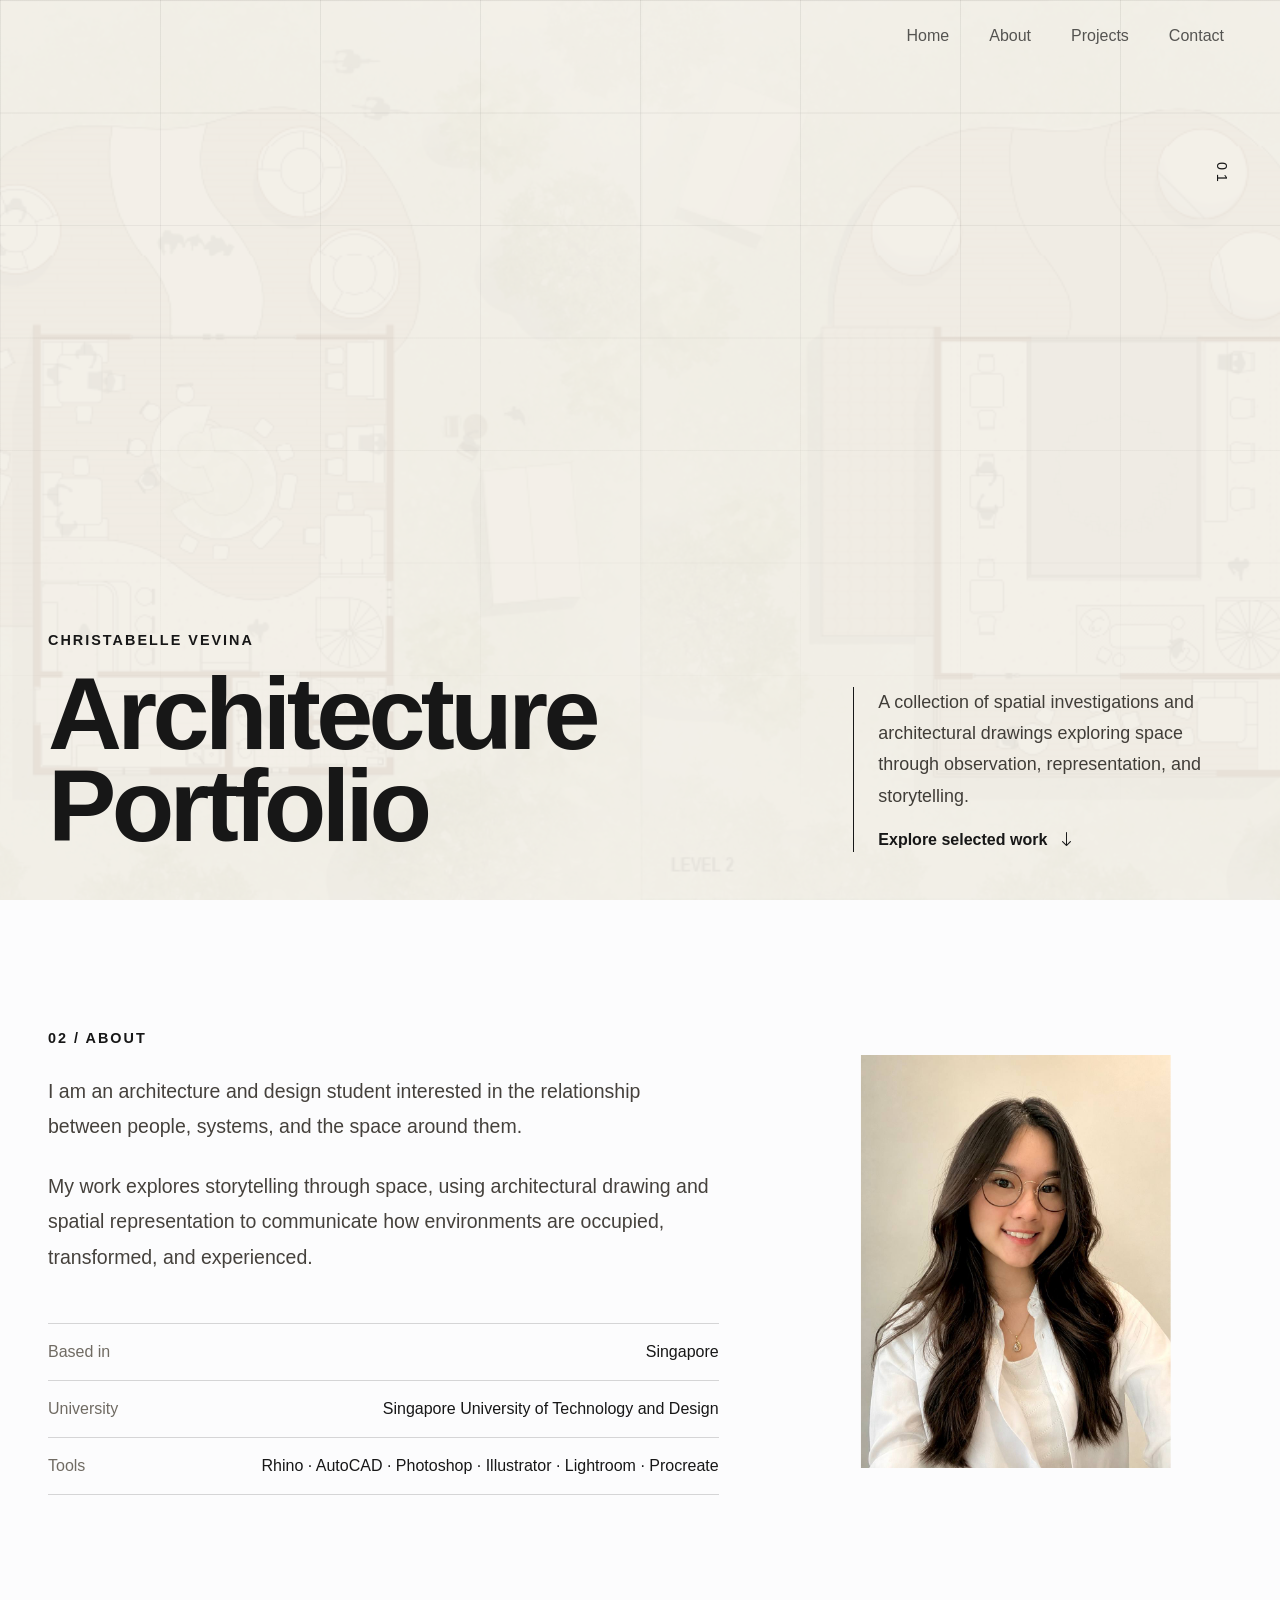
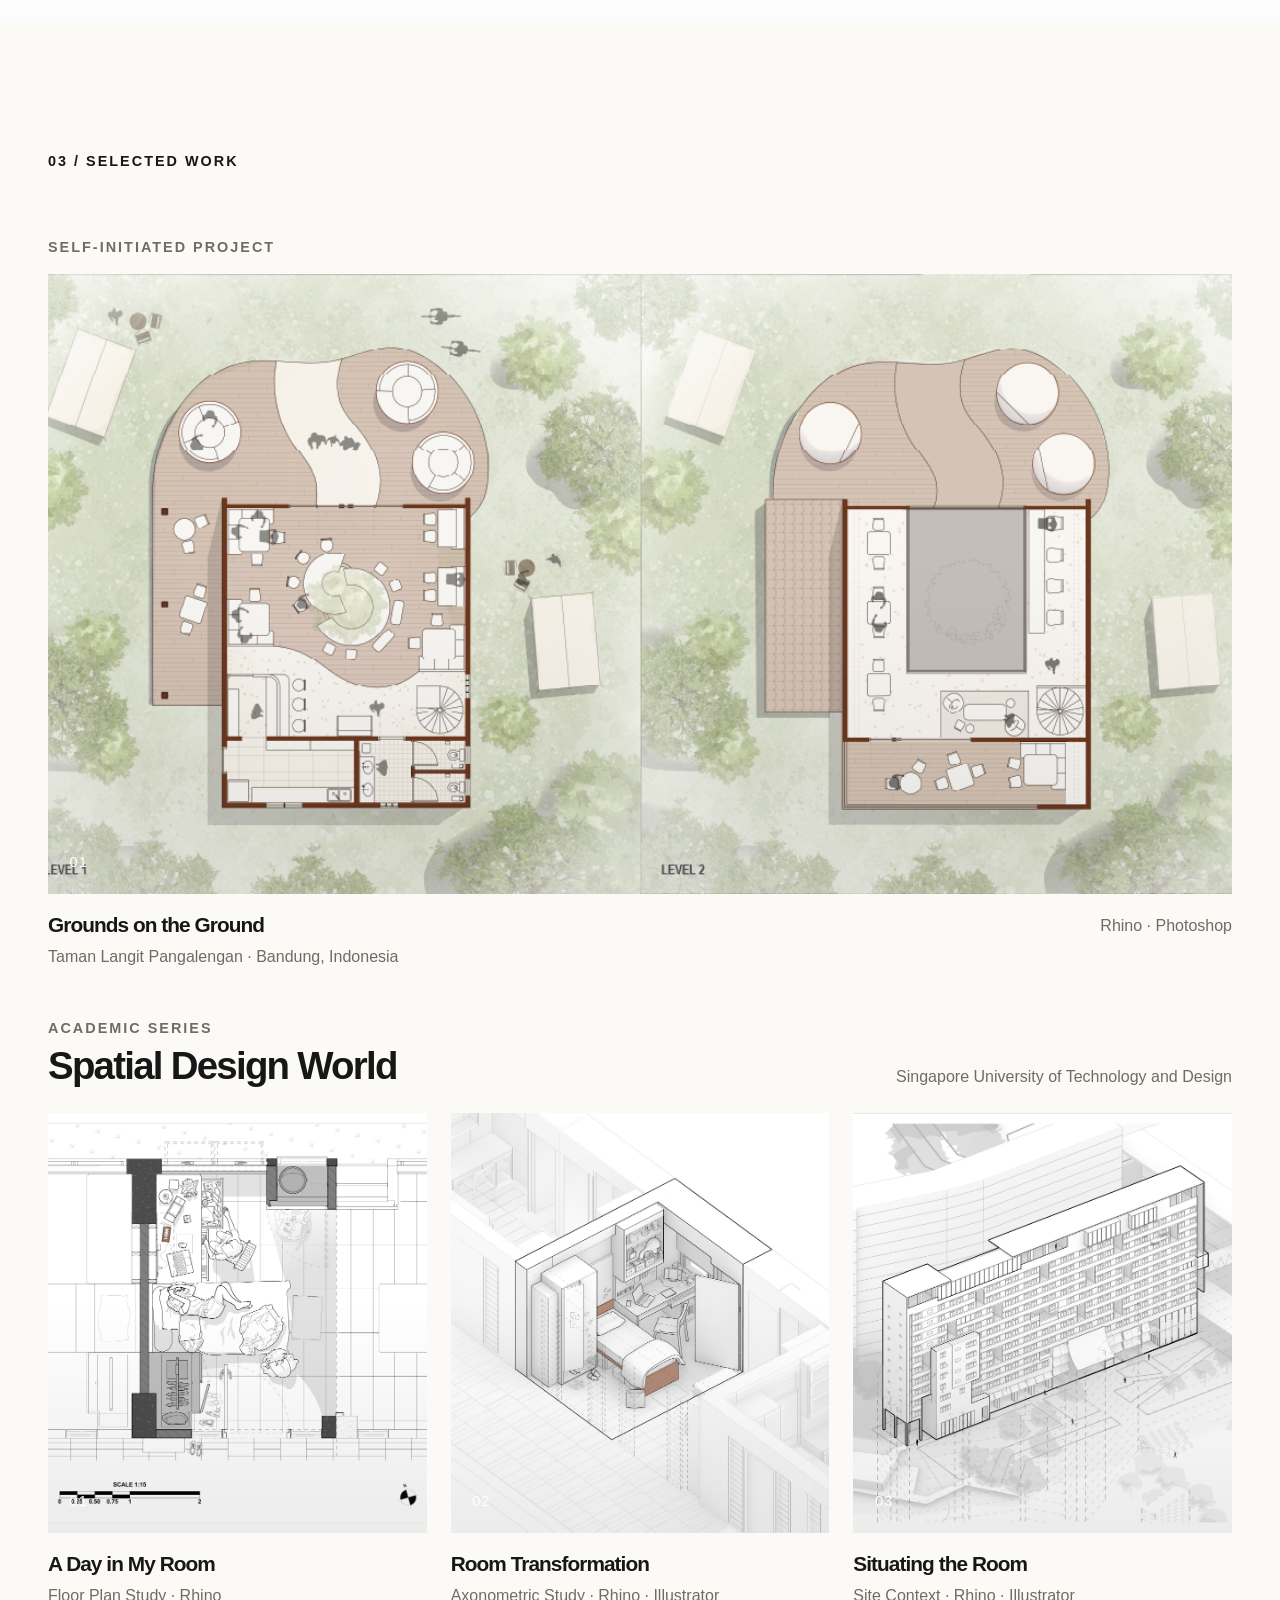
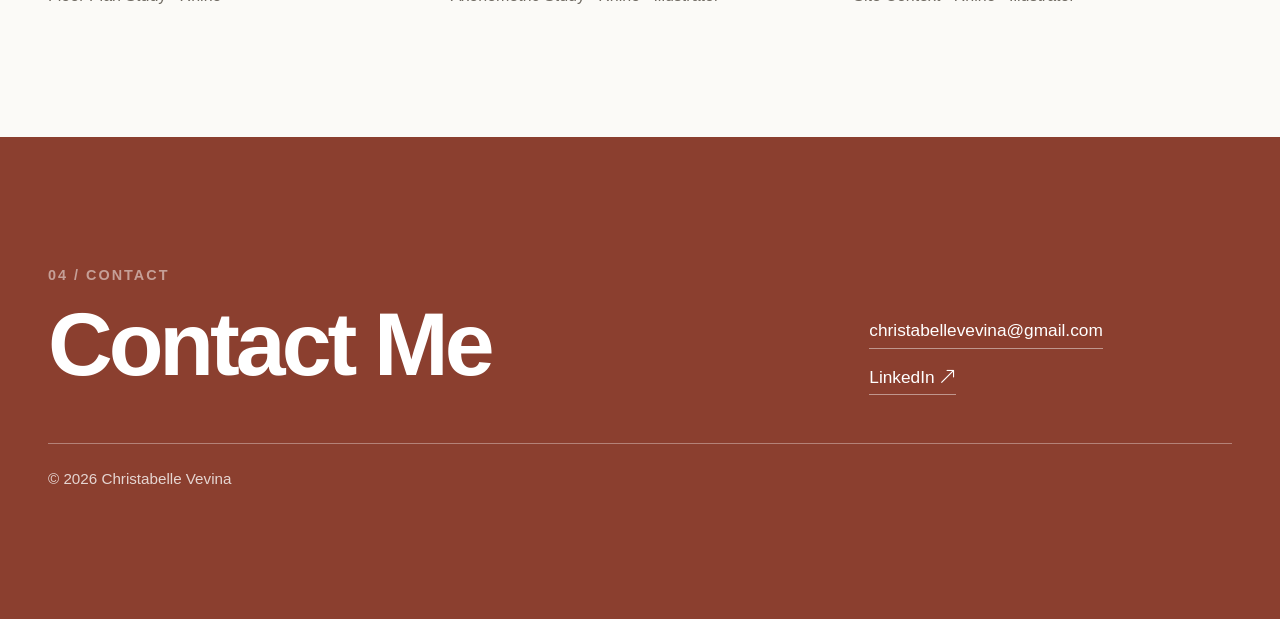
<file: index.html>
<!DOCTYPE html>
<html lang="en">
<head>
  <meta charset="UTF-8">
  <meta name="viewport" content="width=device-width, initial-scale=1.0">
  <meta name="description" content="Christabelle Vevina's architecture student portfolio featuring spatial investigations and architectural drawings.">
  <title>Christabelle Vevina | Architecture Portfolio</title>
  <link href="https://cdn.jsdelivr.net/npm/bootstrap@5.3.3/dist/css/bootstrap.min.css" rel="stylesheet">
  <link href="https://cdn.jsdelivr.net/npm/bootstrap-icons@1.11.3/font/bootstrap-icons.css" rel="stylesheet">
  <link rel="stylesheet" href="style.css">
</head>
<body>
  <div class="page-loader" id="pageLoader"><span>PORTFOLIO</span></div>

  <nav class="navbar navbar-expand-lg fixed-top" id="mainNav">
    <div class="container-fluid px-4 px-lg-5">
      <button class="navbar-toggler ms-auto border-0" type="button" data-bs-toggle="collapse" data-bs-target="#navbarContent" aria-controls="navbarContent" aria-expanded="false" aria-label="Toggle navigation">
        <span class="navbar-toggler-icon"></span>
      </button>
      <div class="collapse navbar-collapse" id="navbarContent">
        <ul class="navbar-nav ms-auto align-items-lg-center gap-lg-4">
          <li class="nav-item"><a class="nav-link" href="#home">Home</a></li>
          <li class="nav-item"><a class="nav-link" href="#about">About</a></li>
          <li class="nav-item"><a class="nav-link" href="#projects">Projects</a></li>
          <li class="nav-item"><a class="nav-link" href="#contact">Contact</a></li>
        </ul>
      </div>
    </div>
  </nav>

  <main>
    <section id="home" class="hero-section d-flex align-items-end">
      <div class="hero-grid"></div>
      <div class="container-fluid px-4 px-lg-5 pb-5 position-relative">
        <div class="row align-items-end g-4">
          <div class="col-lg-8">
            <p class="eyebrow reveal">Christabelle Vevina</p>
            <h1 class="hero-title reveal delay-1">Architecture<br>Portfolio</h1>
          </div>
          <div class="col-lg-4">
            <div class="hero-note reveal delay-2">
              <p>A collection of spatial investigations and architectural drawings exploring space through observation, representation, and storytelling.</p>
              <a href="#projects" class="text-link">Explore selected work <i class="bi bi-arrow-down"></i></a>
            </div>
          </div>
        </div>
      </div>
      <div class="hero-index">01</div>
    </section>

    <section id="about" class="section-padding bg-light-subtle">
      <div class="container-fluid px-4 px-lg-5">
        <div class="row g-5 align-items-start about-layout">
          <div class="col-lg-8 col-xl-7">
            <p class="section-number">02 / About</p>
            <p class="about-intro reveal mt-4">I am an architecture and design student interested in the relationship between people, systems, and the space around them.</p>
            <p class="lead-copy reveal mt-4">My work explores storytelling through space, using architectural drawing and spatial representation to communicate how environments are occupied, transformed, and experienced.</p>
            <div class="info-list reveal mt-5">
              <div><span>Based in</span><strong>Singapore</strong></div>
              <div><span>University</span><strong>Singapore University of Technology and Design</strong></div>
              <div><span>Tools</span><strong>Rhino · AutoCAD · Photoshop · Illustrator · Lightroom · Procreate</strong></div>
            </div>
          </div>
          <div class="col-lg-4 col-xl-4 offset-xl-1 about-portrait-column">
            <div class="portrait-frame reveal"><img src="assets/images/profile.jpg" alt="Portrait of Christabelle Vevina"></div>
          </div>
        </div>
      </div>
    </section>

    <section id="projects" class="section-padding">
      <div class="container-fluid px-4 px-lg-5">
        <div class="row mb-5">
          <div class="col-12"><p class="section-number">03 / Selected Work</p></div>
        </div>

        <div class="project-group mb-5">
          <p class="project-group-label">Self-Initiated Project</p>
          <a href="grounds-on-the-ground.html" class="project-card-link reveal">
            <article class="project-card project-featured">
              <div class="project-image image-grounds">
                <div class="project-overlay"><span>01</span><span>View project <i class="bi bi-arrow-up-right"></i></span></div>
              </div>
              <div class="project-meta">
                <div><h3>Grounds on the Ground</h3><p>Taman Langit Pangalengan · Bandung, Indonesia</p></div>
                <p>Rhino · Photoshop</p>
              </div>
            </article>
          </a>
        </div>

        <div class="project-group">
          <div class="d-flex flex-column flex-md-row justify-content-between align-items-md-end gap-2 mb-4">
            <div>
              <p class="project-group-label mb-1">Academic Series</p>
              <h3 class="series-title">Spatial Design World</h3>
            </div>
            <p class="series-institution mb-0">Singapore University of Technology and Design</p>
          </div>

          <div class="row g-4">
            <div class="col-lg-4">
              <a href="a-day-in-my-room.html" class="project-card-link reveal">
                <article class="project-card">
                  <div class="project-image project-image-small image-room-plan">
                    <div class="project-overlay"><span>01</span><span>View project <i class="bi bi-arrow-up-right"></i></span></div>
                  </div>
                  <div class="project-meta stacked"><h3>A Day in My Room</h3><p>Floor Plan Study · Rhino</p></div>
                </article>
              </a>
            </div>
            <div class="col-lg-4">
              <a href="room-transformation.html" class="project-card-link reveal delay-1">
                <article class="project-card">
                  <div class="project-image project-image-small image-room-transform">
                    <div class="project-overlay"><span>02</span><span>View project <i class="bi bi-arrow-up-right"></i></span></div>
                  </div>
                  <div class="project-meta stacked"><h3>Room Transformation</h3><p>Axonometric Study · Rhino · Illustrator</p></div>
                </article>
              </a>
            </div>
            <div class="col-lg-4">
              <a href="situating-the-room.html" class="project-card-link reveal delay-2">
                <article class="project-card">
                  <div class="project-image project-image-small image-site-context">
                    <div class="project-overlay"><span>03</span><span>View project <i class="bi bi-arrow-up-right"></i></span></div>
                  </div>
                  <div class="project-meta stacked"><h3>Situating the Room</h3><p>Site Context · Rhino · Illustrator</p></div>
                </article>
              </a>
            </div>
          </div>
        </div>
      </div>
    </section>

    <section id="contact" class="section-padding contact-section">
      <div class="container-fluid px-4 px-lg-5">
        <div class="row g-5 align-items-end">
          <div class="col-lg-8">
            <p class="section-number text-white-50">04 / Contact</p>
            <h2 class="contact-title reveal">Contact Me</h2>
          </div>
          <div class="col-lg-4">
            <div class="contact-details reveal">
              <a href="mailto:christabellevevina@gmail.com">christabellevevina@gmail.com</a>
              <a href="https://linkedin.com/in/christabelle-vevina-3a3895412/" target="_blank" rel="noopener">LinkedIn <i class="bi bi-arrow-up-right"></i></a>
            </div>
          </div>
        </div>
        <div class="footer-line mt-5 pt-4">© 2026 Christabelle Vevina</div>
      </div>
    </section>
  </main>

  <button class="back-to-top" id="backToTop" aria-label="Back to top"><i class="bi bi-arrow-up"></i></button>
  <script src="https://cdn.jsdelivr.net/npm/bootstrap@5.3.3/dist/js/bootstrap.bundle.min.js"></script>
  <script src="script.js"></script>
</body>
</html>
</file>
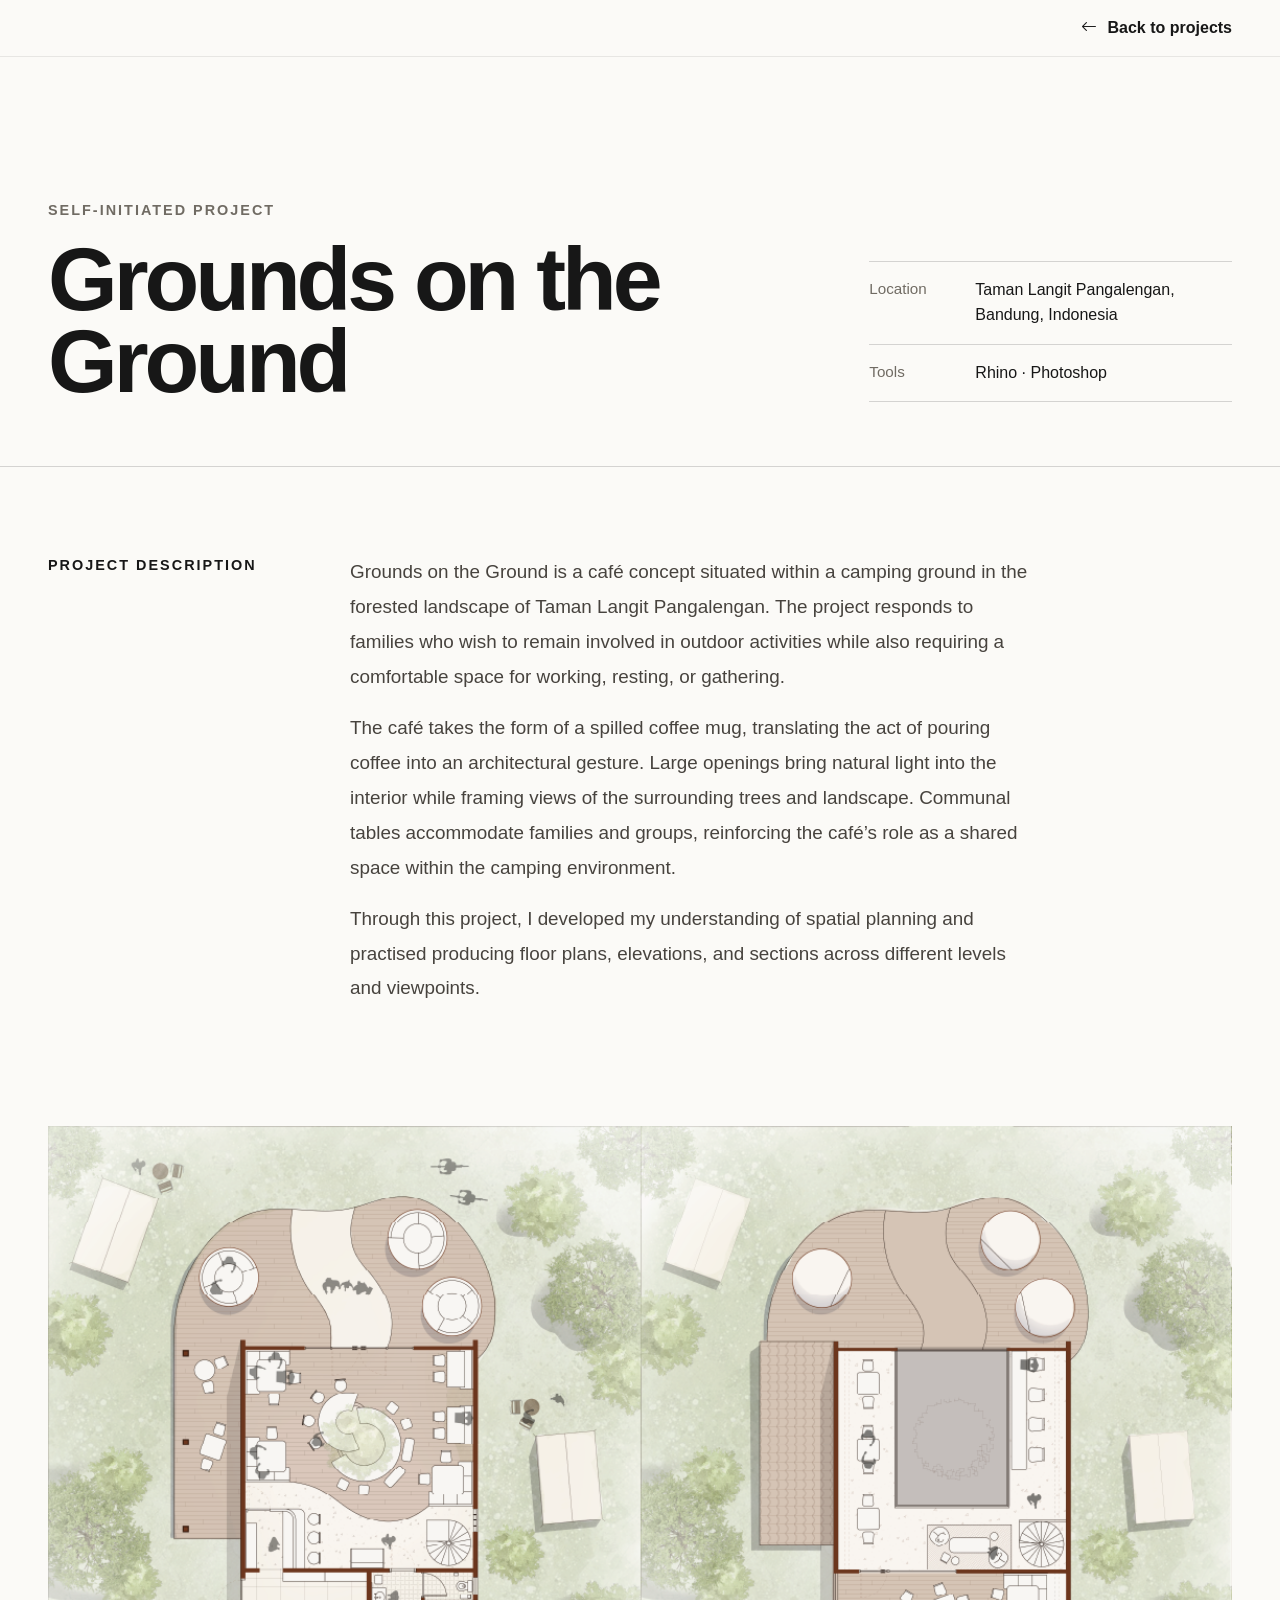
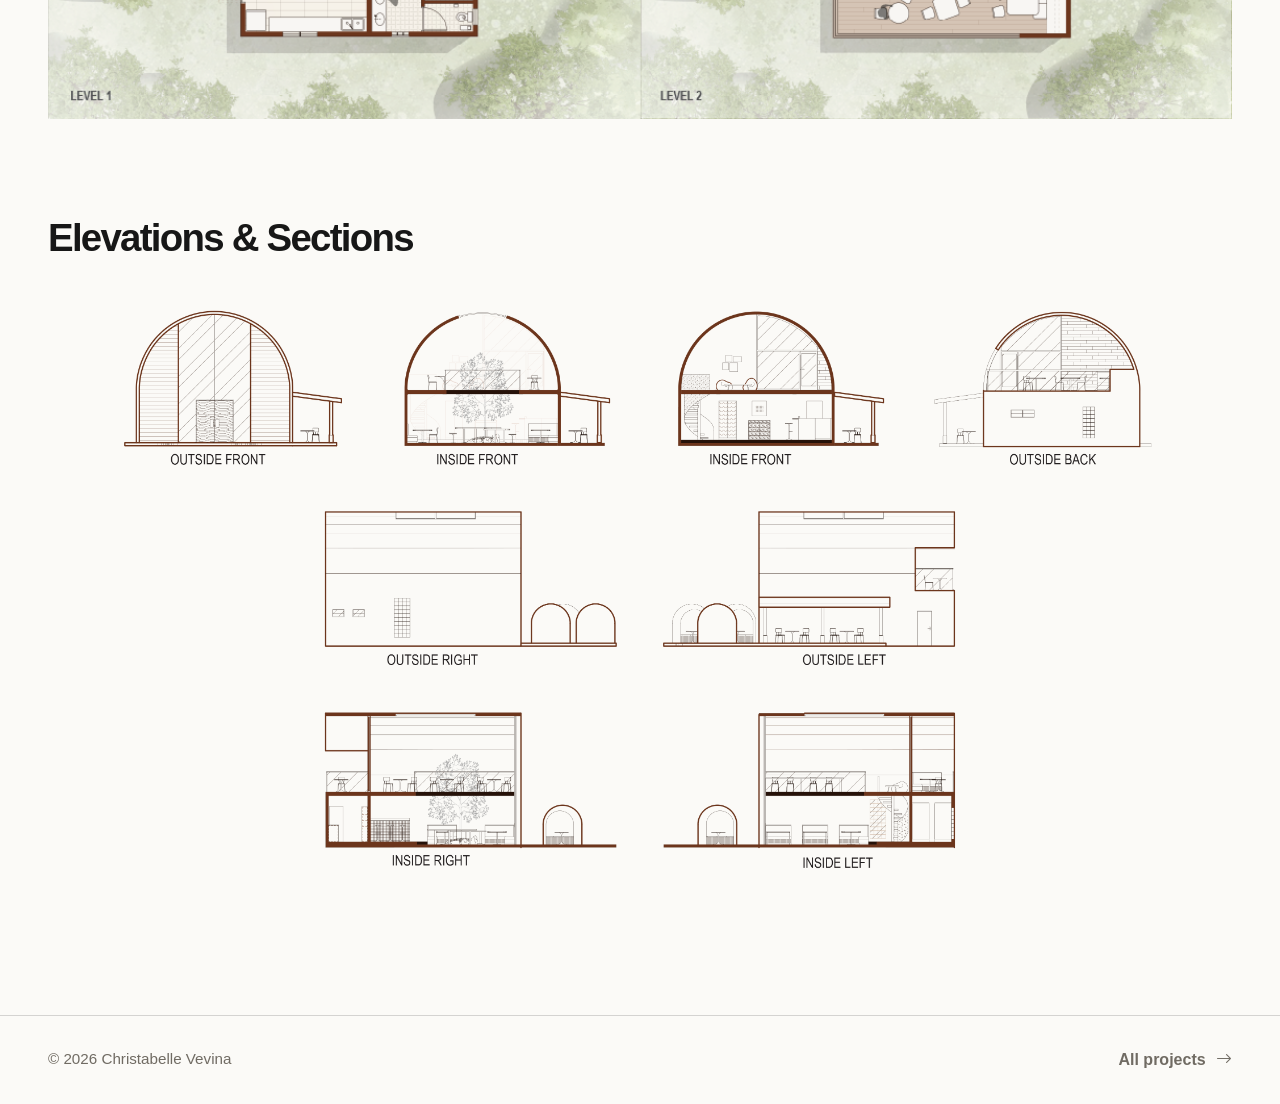
<file: grounds-on-the-ground.html>
<!DOCTYPE html>
<html lang="en">
<head>
  <meta charset="UTF-8">
  <meta name="viewport" content="width=device-width, initial-scale=1.0">
  <meta name="description" content="Grounds on the Ground — architecture project by Christabelle Vevina.">
  <title>Grounds on the Ground | Christabelle Vevina</title>
  <link href="https://cdn.jsdelivr.net/npm/bootstrap@5.3.3/dist/css/bootstrap.min.css" rel="stylesheet">
  <link href="https://cdn.jsdelivr.net/npm/bootstrap-icons@1.11.3/font/bootstrap-icons.css" rel="stylesheet">
  <link rel="stylesheet" href="style.css">
</head>
<body>
  <div class="page-loader" id="pageLoader"><span>PROJECT</span></div>
  <nav class="navbar project-nav fixed-top" id="mainNav">
    <div class="container-fluid px-4 px-lg-5 d-flex justify-content-end">
      <a class="back-link" href="index.html#projects"><i class="bi bi-arrow-left"></i> Back to projects</a>
    </div>
  </nav>

  <main class="project-page">
    <header class="project-header">
      <div class="container-fluid px-4 px-lg-5">
        <div class="row g-5 align-items-end">
          <div class="col-lg-8">
            <p class="project-kicker">Self-Initiated Project</p>
            <h1 class="project-title reveal">Grounds on the Ground</h1>
          </div>
          <div class="col-lg-4">
            <div class="project-facts reveal">
              <div><span>Location</span><strong>Taman Langit Pangalengan, Bandung, Indonesia</strong></div>
              <div><span>Tools</span><strong>Rhino · Photoshop</strong></div>
            </div>
          </div>
        </div>
      </div>
    </header>

    <section class="project-description">
      <div class="container-fluid px-4 px-lg-5">
        <div class="row">
          <div class="col-lg-3"><p class="section-number">Project Description</p></div>
          <div class="col-lg-7"><p class="reveal">Grounds on the Ground is a café concept situated within a camping ground in the forested landscape of Taman Langit Pangalengan. The project responds to families who wish to remain involved in outdoor activities while also requiring a comfortable space for working, resting, or gathering.</p><p class="reveal">The café takes the form of a spilled coffee mug, translating the act of pouring coffee into an architectural gesture. Large openings bring natural light into the interior while framing views of the surrounding trees and landscape. Communal tables accommodate families and groups, reinforcing the café’s role as a shared space within the camping environment.</p><p class="reveal">Through this project, I developed my understanding of spatial planning and practised producing floor plans, elevations, and sections across different levels and viewpoints.</p></div>
        </div>
      </div>
    </section>

    <section class="media-section">
      <div class="container-fluid px-4 px-lg-5">
        <figure class="project-figure project-figure-wide reveal">
          <img src="assets/images/grounds/hero.png" alt="Grounds on the Ground hero architectural drawing">
        </figure>
        <h2 class="media-heading">Elevations &amp; Sections</h2>
        <figure class="project-figure project-figure-wide reveal">
          <img src="assets/images/grounds/elevations.png" alt="Grounds on the Ground elevations and sections">
        </figure>
      </div>
    </section>
  </main>

  <footer class="project-footer">
    <div class="container-fluid px-4 px-lg-5 d-flex justify-content-between gap-3 flex-wrap">
      <span>© 2026 Christabelle Vevina</span>
      <a class="back-link" href="index.html#projects">All projects <i class="bi bi-arrow-right"></i></a>
    </div>
  </footer>
  <button class="back-to-top" id="backToTop" aria-label="Back to top"><i class="bi bi-arrow-up"></i></button>
  <script src="https://cdn.jsdelivr.net/npm/bootstrap@5.3.3/dist/js/bootstrap.bundle.min.js"></script>
  <script src="script.js"></script>
</body>
</html>
</file>
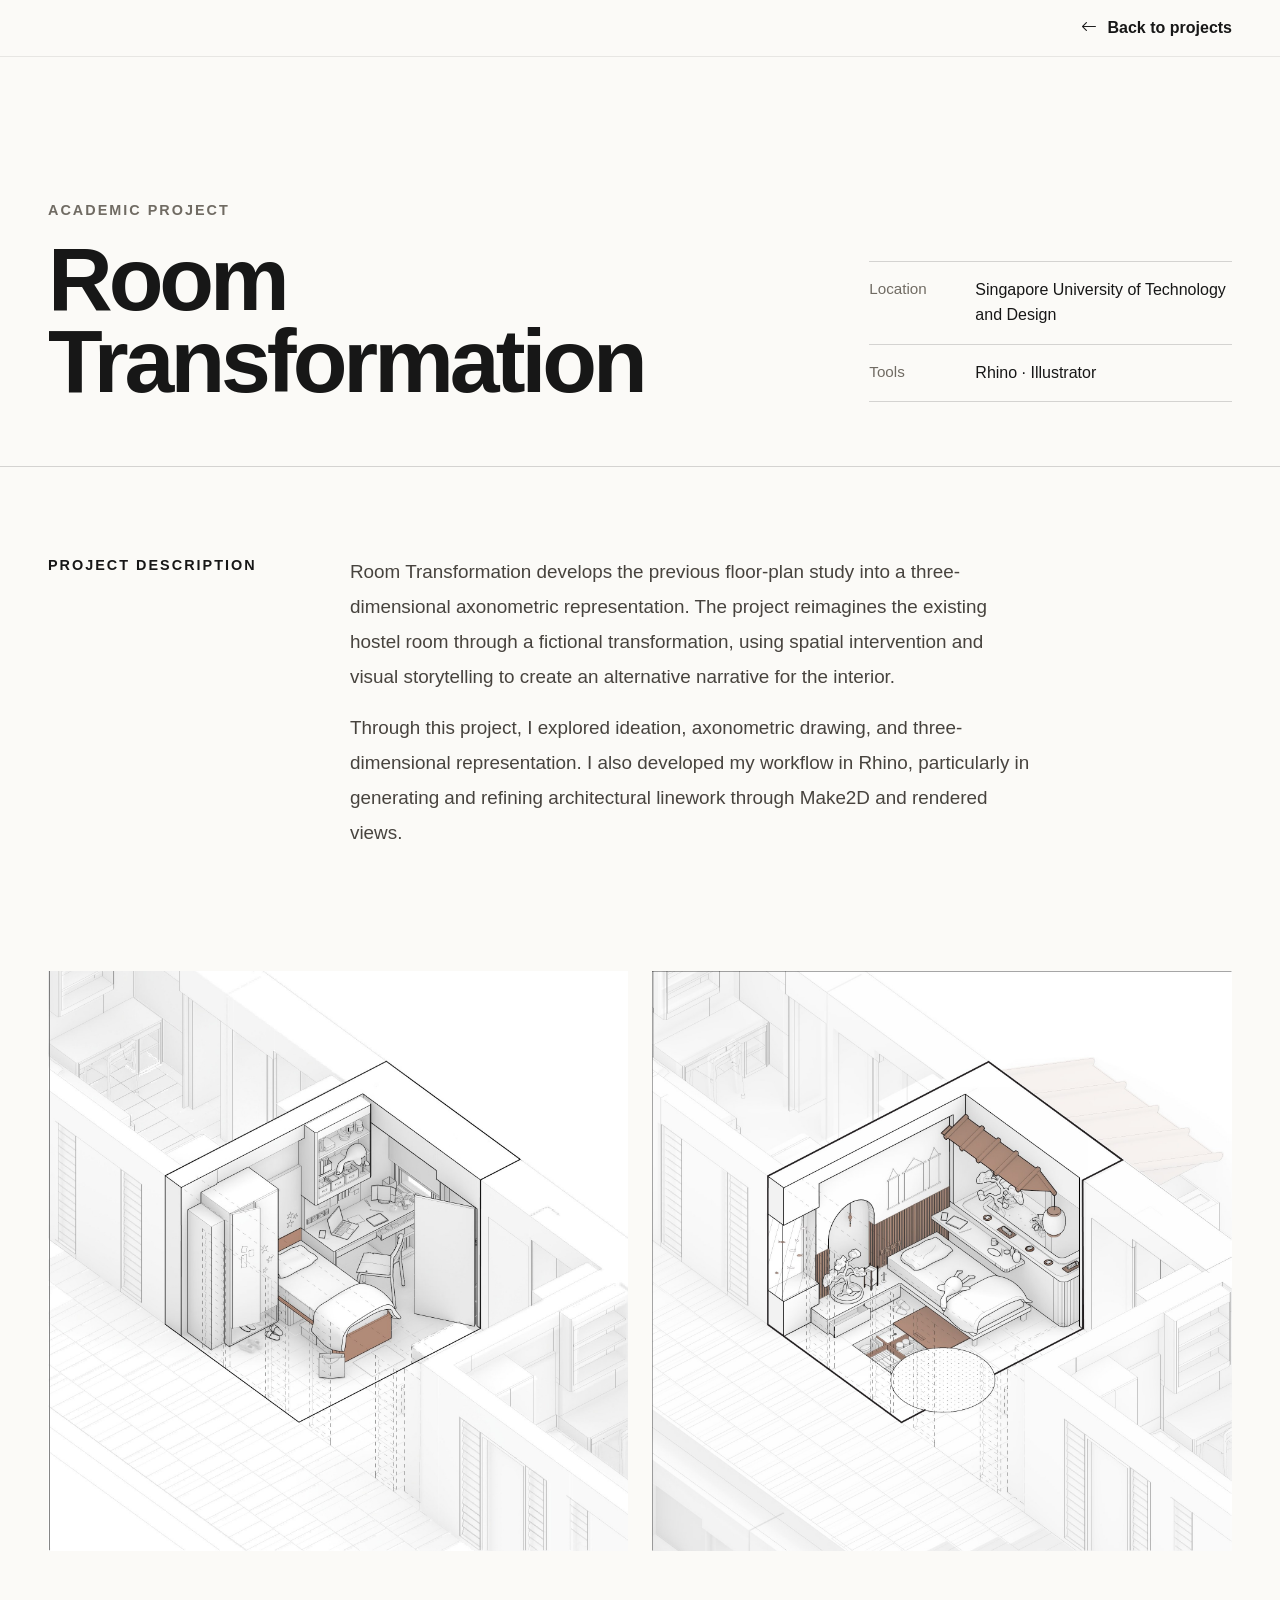
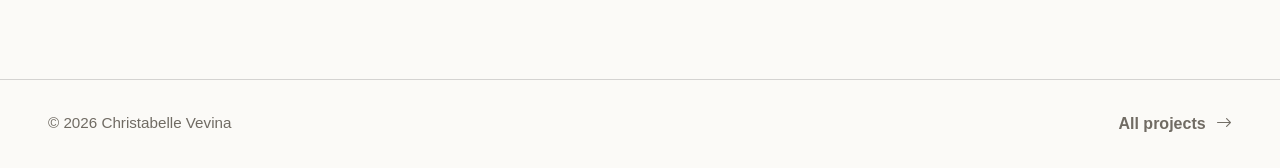
<file: room-transformation.html>
<!DOCTYPE html>
<html lang="en">
<head>
  <meta charset="UTF-8">
  <meta name="viewport" content="width=device-width, initial-scale=1.0">
  <meta name="description" content="Room Transformation — architecture project by Christabelle Vevina.">
  <title>Room Transformation | Christabelle Vevina</title>
  <link href="https://cdn.jsdelivr.net/npm/bootstrap@5.3.3/dist/css/bootstrap.min.css" rel="stylesheet">
  <link href="https://cdn.jsdelivr.net/npm/bootstrap-icons@1.11.3/font/bootstrap-icons.css" rel="stylesheet">
  <link rel="stylesheet" href="style.css">
</head>
<body>
  <div class="page-loader" id="pageLoader"><span>PROJECT</span></div>
  <nav class="navbar project-nav fixed-top" id="mainNav">
    <div class="container-fluid px-4 px-lg-5 d-flex justify-content-end">
      <a class="back-link" href="index.html#projects"><i class="bi bi-arrow-left"></i> Back to projects</a>
    </div>
  </nav>

  <main class="project-page">
    <header class="project-header">
      <div class="container-fluid px-4 px-lg-5">
        <div class="row g-5 align-items-end">
          <div class="col-lg-8">
            <p class="project-kicker">Academic Project</p>
            <h1 class="project-title reveal">Room Transformation</h1>
          </div>
          <div class="col-lg-4">
            <div class="project-facts reveal">
              <div><span>Location</span><strong>Singapore University of Technology and Design</strong></div>
              <div><span>Tools</span><strong>Rhino · Illustrator</strong></div>
            </div>
          </div>
        </div>
      </div>
    </header>

    <section class="project-description">
      <div class="container-fluid px-4 px-lg-5">
        <div class="row">
          <div class="col-lg-3"><p class="section-number">Project Description</p></div>
          <div class="col-lg-7"><p class="reveal">Room Transformation develops the previous floor-plan study into a three-dimensional axonometric representation. The project reimagines the existing hostel room through a fictional transformation, using spatial intervention and visual storytelling to create an alternative narrative for the interior.</p><p class="reveal">Through this project, I explored ideation, axonometric drawing, and three-dimensional representation. I also developed my workflow in Rhino, particularly in generating and refining architectural linework through Make2D and rendered views.</p></div>
        </div>
      </div>
    </section>

    <section class="media-section">
      <div class="container-fluid px-4 px-lg-5">
        <div class="row g-4 justify-content-center">
          <div class="col-lg-6">
            <figure class="project-figure project-figure-square reveal">
              <img src="assets/images/room-transformation/image-01.jpg" alt="Room Transformation axonometric drawing one">
            </figure>
          </div>
          <div class="col-lg-6">
            <figure class="project-figure project-figure-square reveal delay-1">
              <img src="assets/images/room-transformation/image-02.jpg" alt="Room Transformation axonometric drawing two">
            </figure>
          </div>
        </div>
      </div>
    </section>
  </main>

  <footer class="project-footer">
    <div class="container-fluid px-4 px-lg-5 d-flex justify-content-between gap-3 flex-wrap">
      <span>© 2026 Christabelle Vevina</span>
      <a class="back-link" href="index.html#projects">All projects <i class="bi bi-arrow-right"></i></a>
    </div>
  </footer>
  <button class="back-to-top" id="backToTop" aria-label="Back to top"><i class="bi bi-arrow-up"></i></button>
  <script src="https://cdn.jsdelivr.net/npm/bootstrap@5.3.3/dist/js/bootstrap.bundle.min.js"></script>
  <script src="script.js"></script>
</body>
</html>
</file>
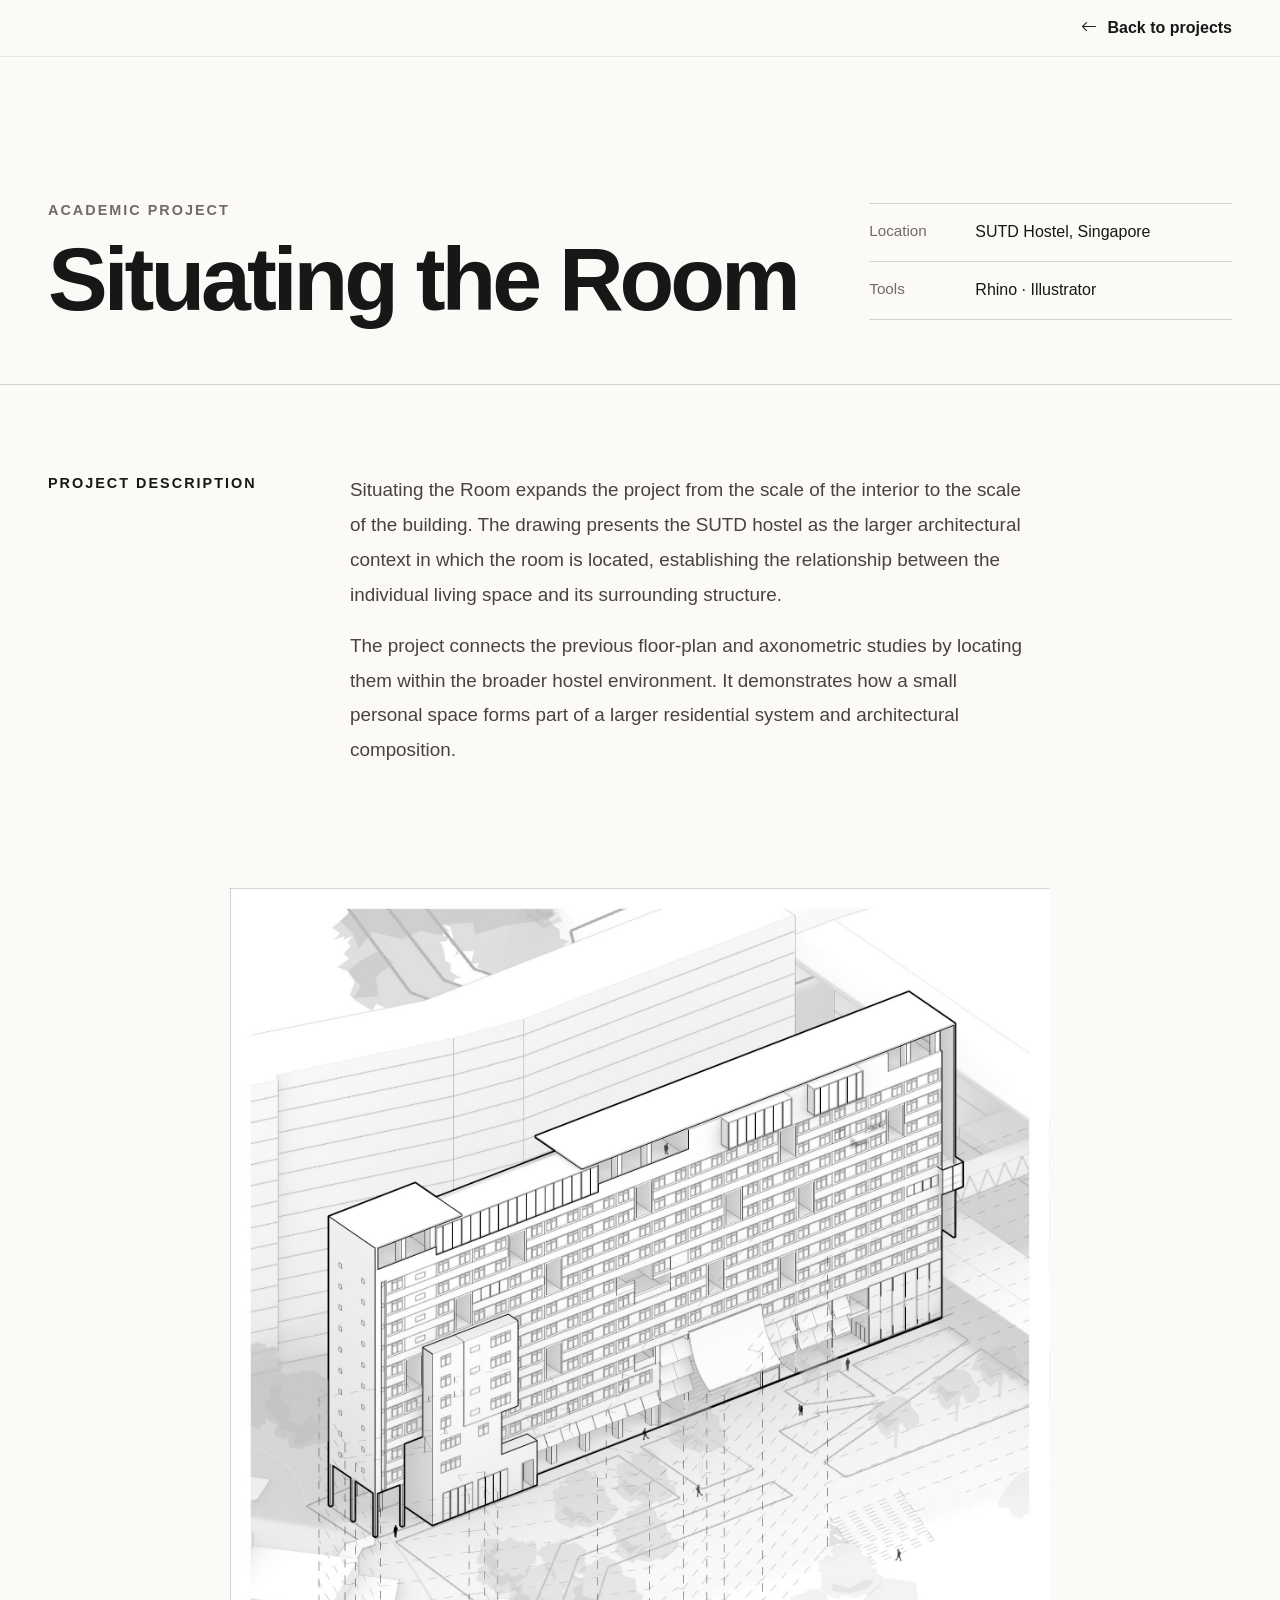
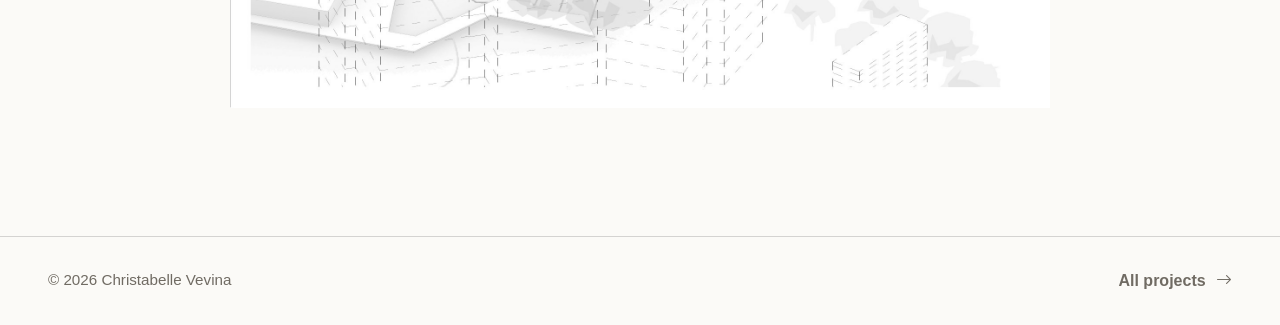
<file: situating-the-room.html>
<!DOCTYPE html>
<html lang="en">
<head>
  <meta charset="UTF-8">
  <meta name="viewport" content="width=device-width, initial-scale=1.0">
  <meta name="description" content="Situating the Room — architecture project by Christabelle Vevina.">
  <title>Situating the Room | Christabelle Vevina</title>
  <link href="https://cdn.jsdelivr.net/npm/bootstrap@5.3.3/dist/css/bootstrap.min.css" rel="stylesheet">
  <link href="https://cdn.jsdelivr.net/npm/bootstrap-icons@1.11.3/font/bootstrap-icons.css" rel="stylesheet">
  <link rel="stylesheet" href="style.css">
</head>
<body>
  <div class="page-loader" id="pageLoader"><span>PROJECT</span></div>
  <nav class="navbar project-nav fixed-top" id="mainNav">
    <div class="container-fluid px-4 px-lg-5 d-flex justify-content-end">
      <a class="back-link" href="index.html#projects"><i class="bi bi-arrow-left"></i> Back to projects</a>
    </div>
  </nav>

  <main class="project-page">
    <header class="project-header">
      <div class="container-fluid px-4 px-lg-5">
        <div class="row g-5 align-items-end">
          <div class="col-lg-8">
            <p class="project-kicker">Academic Project</p>
            <h1 class="project-title reveal">Situating the Room</h1>
          </div>
          <div class="col-lg-4">
            <div class="project-facts reveal">
              <div><span>Location</span><strong>SUTD Hostel, Singapore</strong></div>
              <div><span>Tools</span><strong>Rhino · Illustrator</strong></div>
            </div>
          </div>
        </div>
      </div>
    </header>

    <section class="project-description">
      <div class="container-fluid px-4 px-lg-5">
        <div class="row">
          <div class="col-lg-3"><p class="section-number">Project Description</p></div>
          <div class="col-lg-7"><p class="reveal">Situating the Room expands the project from the scale of the interior to the scale of the building. The drawing presents the SUTD hostel as the larger architectural context in which the room is located, establishing the relationship between the individual living space and its surrounding structure.</p><p class="reveal">The project connects the previous floor-plan and axonometric studies by locating them within the broader hostel environment. It demonstrates how a small personal space forms part of a larger residential system and architectural composition.</p></div>
        </div>
      </div>
    </section>

    <section class="media-section">
      <div class="container-fluid px-4 px-lg-5">
        <figure class="project-figure project-figure-site reveal">
          <img src="assets/images/situating-the-room/hero.jpg" alt="Situating the Room site-context drawing">
        </figure>
      </div>
    </section>
  </main>

  <footer class="project-footer">
    <div class="container-fluid px-4 px-lg-5 d-flex justify-content-between gap-3 flex-wrap">
      <span>© 2026 Christabelle Vevina</span>
      <a class="back-link" href="index.html#projects">All projects <i class="bi bi-arrow-right"></i></a>
    </div>
  </footer>
  <button class="back-to-top" id="backToTop" aria-label="Back to top"><i class="bi bi-arrow-up"></i></button>
  <script src="https://cdn.jsdelivr.net/npm/bootstrap@5.3.3/dist/js/bootstrap.bundle.min.js"></script>
  <script src="script.js"></script>
</body>
</html>
</file>
<file: style.css>
:root {
  --ink: #171717;
  --paper: #f2efe8;
  --warm-white: #fbfaf7;
  --muted: #706b63;
  --line: rgba(23, 23, 23, .17);
  --accent: #8b3f2f;
}

* { box-sizing: border-box; }
html { scroll-behavior: smooth; }
body {
  margin: 0;
  font-family: Arial, Helvetica, sans-serif;
  color: var(--ink);
  background: var(--warm-white);
  overflow-x: hidden;
}
a { color: inherit; text-decoration: none; }
img { display: block; max-width: 100%; }

h1, h2, h3, h4, h5, h6,
.hero-title, .display-heading, .contact-title, .project-title,
.series-title, .media-heading {
  font-family: Arial, Helvetica, sans-serif;
  font-weight: 700;
  letter-spacing: -.045em;
}

.page-loader {
  position: fixed; inset: 0; z-index: 9999; display: grid; place-items: center;
  background: var(--ink); color: white; letter-spacing: .35em; font-size: .75rem;
  transition: opacity .55s ease, visibility .55s ease;
}
.page-loader.hidden { opacity: 0; visibility: hidden; }

.navbar { padding: 1rem 0; transition: background .3s, box-shadow .3s, padding .3s; }
.navbar.scrolled, .project-nav {
  background: rgba(251,250,247,.94); backdrop-filter: blur(12px);
  box-shadow: 0 1px 0 rgba(0,0,0,.08);
}
.navbar.scrolled { padding: .65rem 0; }
.nav-link { font-size: 1rem; position: relative; }
.nav-link::after { content:""; position:absolute; left:.5rem; right:.5rem; bottom:0; height:1px; background:var(--ink); transform:scaleX(0); transform-origin:right; transition:transform .25s; }
.nav-link:hover::after { transform:scaleX(1); transform-origin:left; }

.hero-section {
  position: relative; min-height: 100svh; overflow: hidden;
  background: var(--paper);
}
.hero-section::before {
  content: "";
  position: absolute;
  inset: 0;
  background: url("assets/images/grounds/hero.png") center/cover no-repeat;
  opacity: .075;
  pointer-events: none;
}
.hero-grid { position:absolute; inset:0; z-index:1; background-image:linear-gradient(to right,rgba(23,23,23,.07) 1px,transparent 1px),linear-gradient(to bottom,rgba(23,23,23,.07) 1px,transparent 1px); background-size:12.5% 12.5%; mask-image:linear-gradient(to bottom,#000,transparent 92%); }
.hero-section > .container-fluid, .hero-index { z-index:2; }
.hero-title { font-size:clamp(4rem,8vw,8.4rem); line-height:.9; margin:0; max-width:1100px; }
.eyebrow,.section-number,.project-kicker,.project-group-label { text-transform:uppercase; letter-spacing:.14em; font-size:.9rem; line-height:1.5; font-weight:700; }
.hero-note { border-left:1px solid var(--ink); padding-left:1.5rem; max-width:390px; }
.hero-note p { font-size:1.12rem; line-height:1.75; color:#403d38; }
.text-link,.back-link { display:inline-flex; gap:.65rem; align-items:center; font-size:1rem; font-weight:700; }
.hero-index { position:absolute; top:18%; right:3rem; writing-mode:vertical-rl; font-size:.9rem; letter-spacing:.26em; }

.section-padding { padding:8rem 0; }
.about-layout { align-items:center !important; }
.about-intro,.lead-copy { font-size:1.22rem; line-height:1.82; color:#45413c; max-width:760px; }
.info-list { border-top:1px solid var(--line); }
.info-list div { display:flex; justify-content:space-between; gap:1rem; padding:1rem 0; border-bottom:1px solid var(--line); }
.info-list span { color:var(--muted); font-size:1rem; }
.info-list strong { font-size:1rem; line-height:1.5; font-weight:400; text-align:right; }
.about-portrait-column { transform:translateX(-2.2rem); }
.portrait-frame { width:min(100%,310px); aspect-ratio:3/4; overflow:hidden; margin-inline:auto; background:#e9e5dc; }
.portrait-frame img { width:100%; height:100%; object-fit:cover; }

.project-group-label { color:var(--muted); margin-bottom:1rem; }
.series-title { margin:0; font-size:clamp(1.65rem,3vw,2.5rem); }
.series-institution { color:var(--muted); font-size:1rem; line-height:1.5; }
.project-card { height:100%; }
.project-image { min-height:520px; position:relative; overflow:hidden; background:#eeeae2 center/cover no-repeat; }
.project-featured .project-image { min-height:620px; }
.project-image-small { min-height:420px; }
.project-image::before { content:""; position:absolute; inset:0; background:linear-gradient(to top,rgba(0,0,0,.48),transparent 55%); opacity:.16; transition:opacity .35s; }
.project-card:hover .project-image::before { opacity:.58; }
.project-overlay { position:absolute; inset:0; display:flex; justify-content:space-between; align-items:flex-end; padding:1.35rem; color:white; z-index:2; font-size:.92rem; letter-spacing:.06em; }
.project-overlay span:last-child { transform:translateY(10px); opacity:0; transition:.3s; }
.project-card:hover .project-overlay span:last-child { transform:none; opacity:1; }
.project-meta { display:grid; grid-template-columns:1fr auto; gap:2rem; padding-top:1.15rem; }
.project-meta.stacked { display:block; }
.project-meta h3 { margin:0 0 .4rem; font-size:1.3rem; }
.project-meta p { margin:0; color:var(--muted); font-size:1rem; line-height:1.6; }
.image-grounds { background-image:url("assets/images/grounds/hero.png"); }
.image-room-plan { background-image:url("assets/images/day-in-my-room/hero.jpg"); }
.image-room-transform { background-image:url("assets/images/room-transformation/image-01.jpg"); }
.image-site-context { background-image:url("assets/images/situating-the-room/hero.jpg"); }

.contact-section { background:var(--accent); color:white; }
.contact-title { font-size:clamp(3.5rem,7vw,7rem); line-height:.95; }
.contact-details { display:flex; flex-direction:column; gap:1rem; align-items:flex-start; }
.contact-details a { border-bottom:1px solid rgba(255,255,255,.45); padding-bottom:.25rem; font-size:1.08rem; }
.footer-line { border-top:1px solid rgba(255,255,255,.35); font-size:.95rem; color:rgba(255,255,255,.78); }

/* Project pages */
.project-page { padding-top:72px; }
.project-header { padding:8rem 0 4rem; border-bottom:1px solid var(--line); }
.project-title { font-size:clamp(3.4rem,7vw,7rem); line-height:.92; margin:0; max-width:1000px; }
.project-kicker { color:var(--muted); margin-bottom:1rem; }
.project-facts { border-top:1px solid var(--line); }
.project-facts div { padding:1rem 0; border-bottom:1px solid var(--line); display:grid; grid-template-columns:90px 1fr; gap:1rem; }
.project-facts span { color:var(--muted); font-size:.95rem; }
.project-facts strong { font-size:1rem; line-height:1.55; font-weight:400; }
.project-description { padding:5.5rem 0; }
.project-description p:not(.section-number) { font-size:1.18rem; line-height:1.85; color:#47433e; }
.media-section { padding:1rem 0 8rem; }
.media-heading { margin:6rem 0 2rem; font-size:clamp(1.8rem,3vw,3rem); }
.project-figure { margin:0; background:#f0ede6; overflow:hidden; }
.project-figure img { width:100%; height:100%; object-fit:contain; }
.project-figure-wide { width:100%; }
.project-figure-wide img { height:auto; }
.project-figure-square { aspect-ratio:1/1; }
.project-figure-gif { width:min(100%,850px); aspect-ratio:1/1; margin-inline:auto; }
.project-figure-site { width:min(72vw,820px); aspect-ratio:1/1; margin-inline:auto; }
.project-footer { padding:2rem 0; border-top:1px solid var(--line); font-size:.95rem; color:var(--muted); }

.back-to-top { position:fixed; right:1.5rem; bottom:1.5rem; width:44px; height:44px; border:1px solid var(--ink); background:var(--warm-white); opacity:0; visibility:hidden; transform:translateY(12px); transition:.25s; z-index:30; }
.back-to-top.visible { opacity:1; visibility:visible; transform:none; }
.reveal { opacity:0; transform:translateY(24px); transition:opacity .8s,transform .8s; }
.reveal.visible { opacity:1; transform:none; }
.delay-1 { transition-delay:.12s; } .delay-2 { transition-delay:.24s; }

@media (max-width:991.98px) {
  .navbar { background:rgba(251,250,247,.95); }
  .hero-title { font-size:clamp(3.7rem,13vw,6.8rem); }
  .hero-index { display:none; }
  .section-padding { padding:6rem 0; }
  .about-portrait-column { transform:none; }
  .portrait-frame { margin-inline:0; }
  .project-image,.project-featured .project-image { min-height:500px; }
  .project-image-small { min-height:460px; }
  .project-header { padding:6rem 0 3rem; }
}
@media (max-width:767.98px) {
  .hero-section { min-height:900px; }
  .hero-title { font-size:clamp(3.2rem,15vw,5.3rem); }
  .section-padding { padding:4.8rem 0; }
  .project-image,.project-featured .project-image,.project-image-small { min-height:390px; }
  .project-meta { grid-template-columns:1fr; gap:.65rem; }
  .project-title { font-size:clamp(3rem,14vw,5rem); }
  .project-header { padding:5rem 0 2.5rem; }
  .project-description { padding:4rem 0; }
  .media-section { padding-bottom:5rem; }
  .project-figure-site { width:100%; }
  .project-figure-gif { width:100%; }
}
</file>
